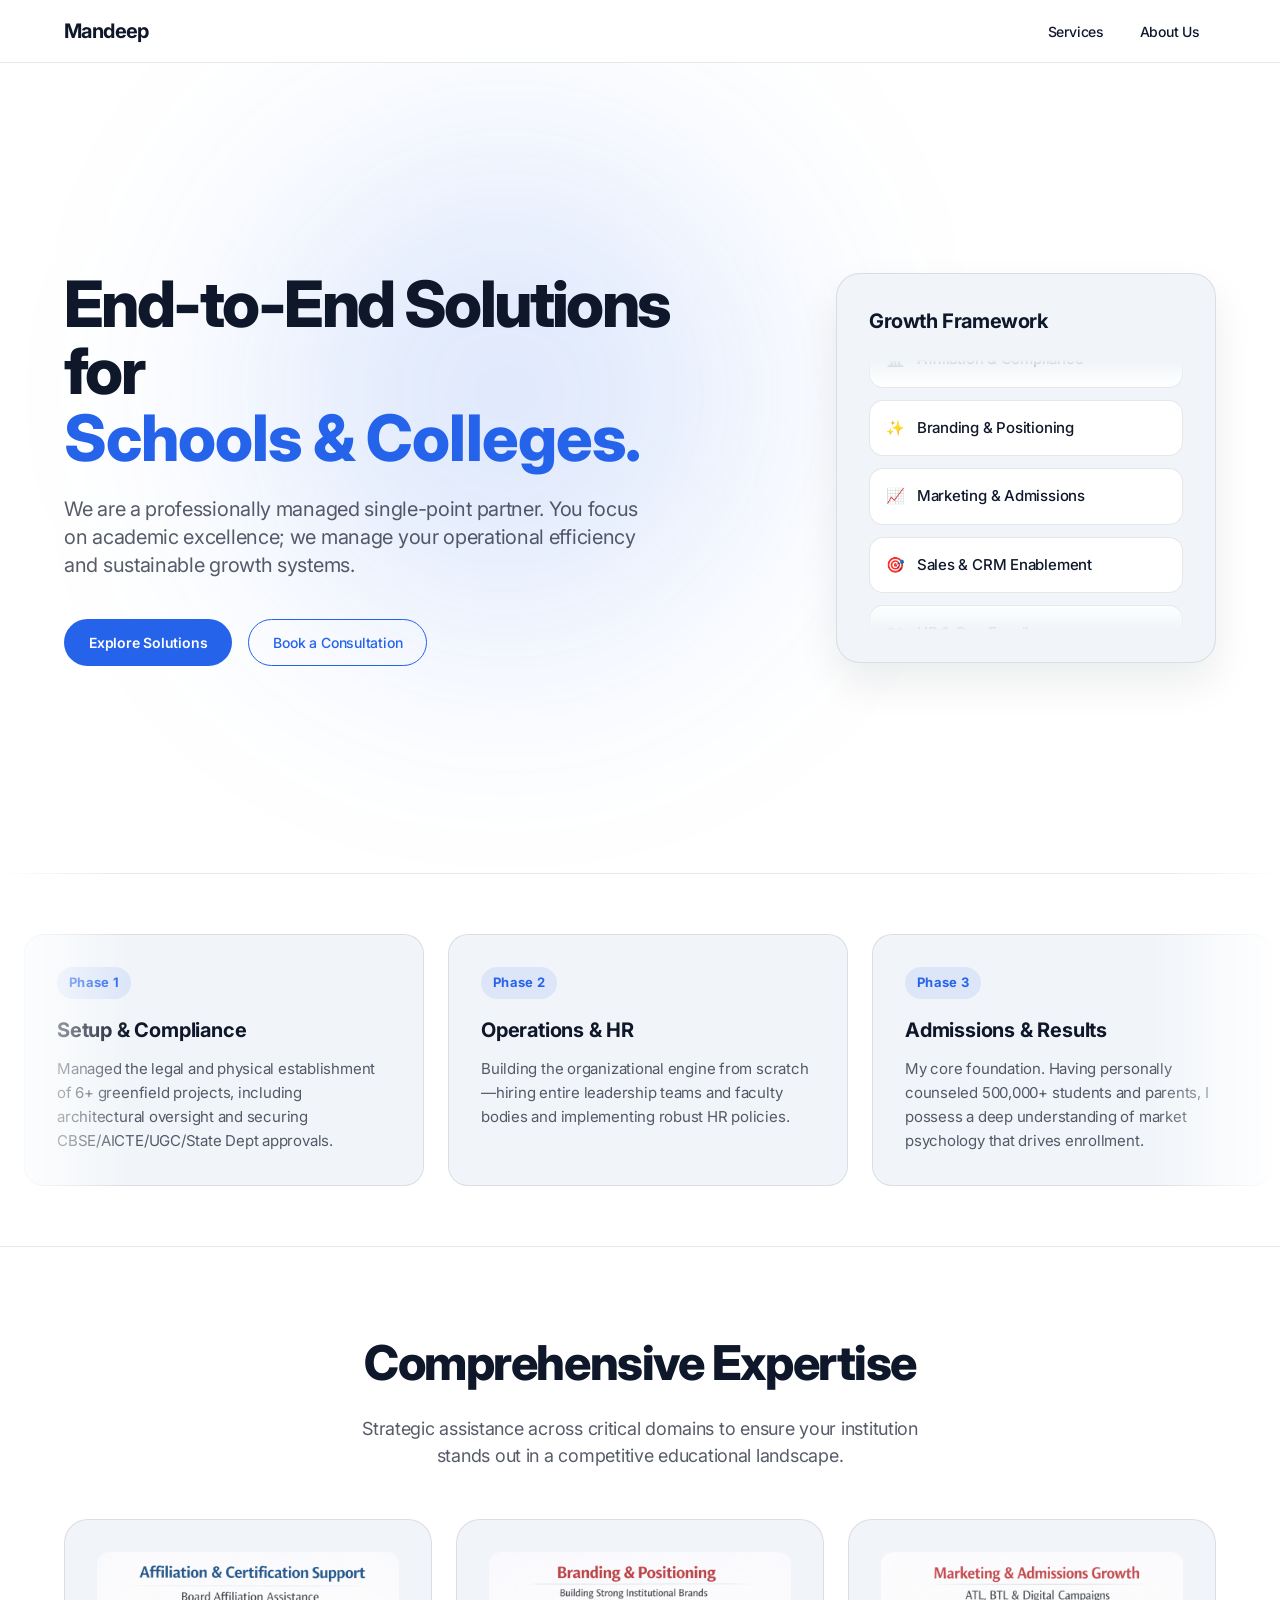
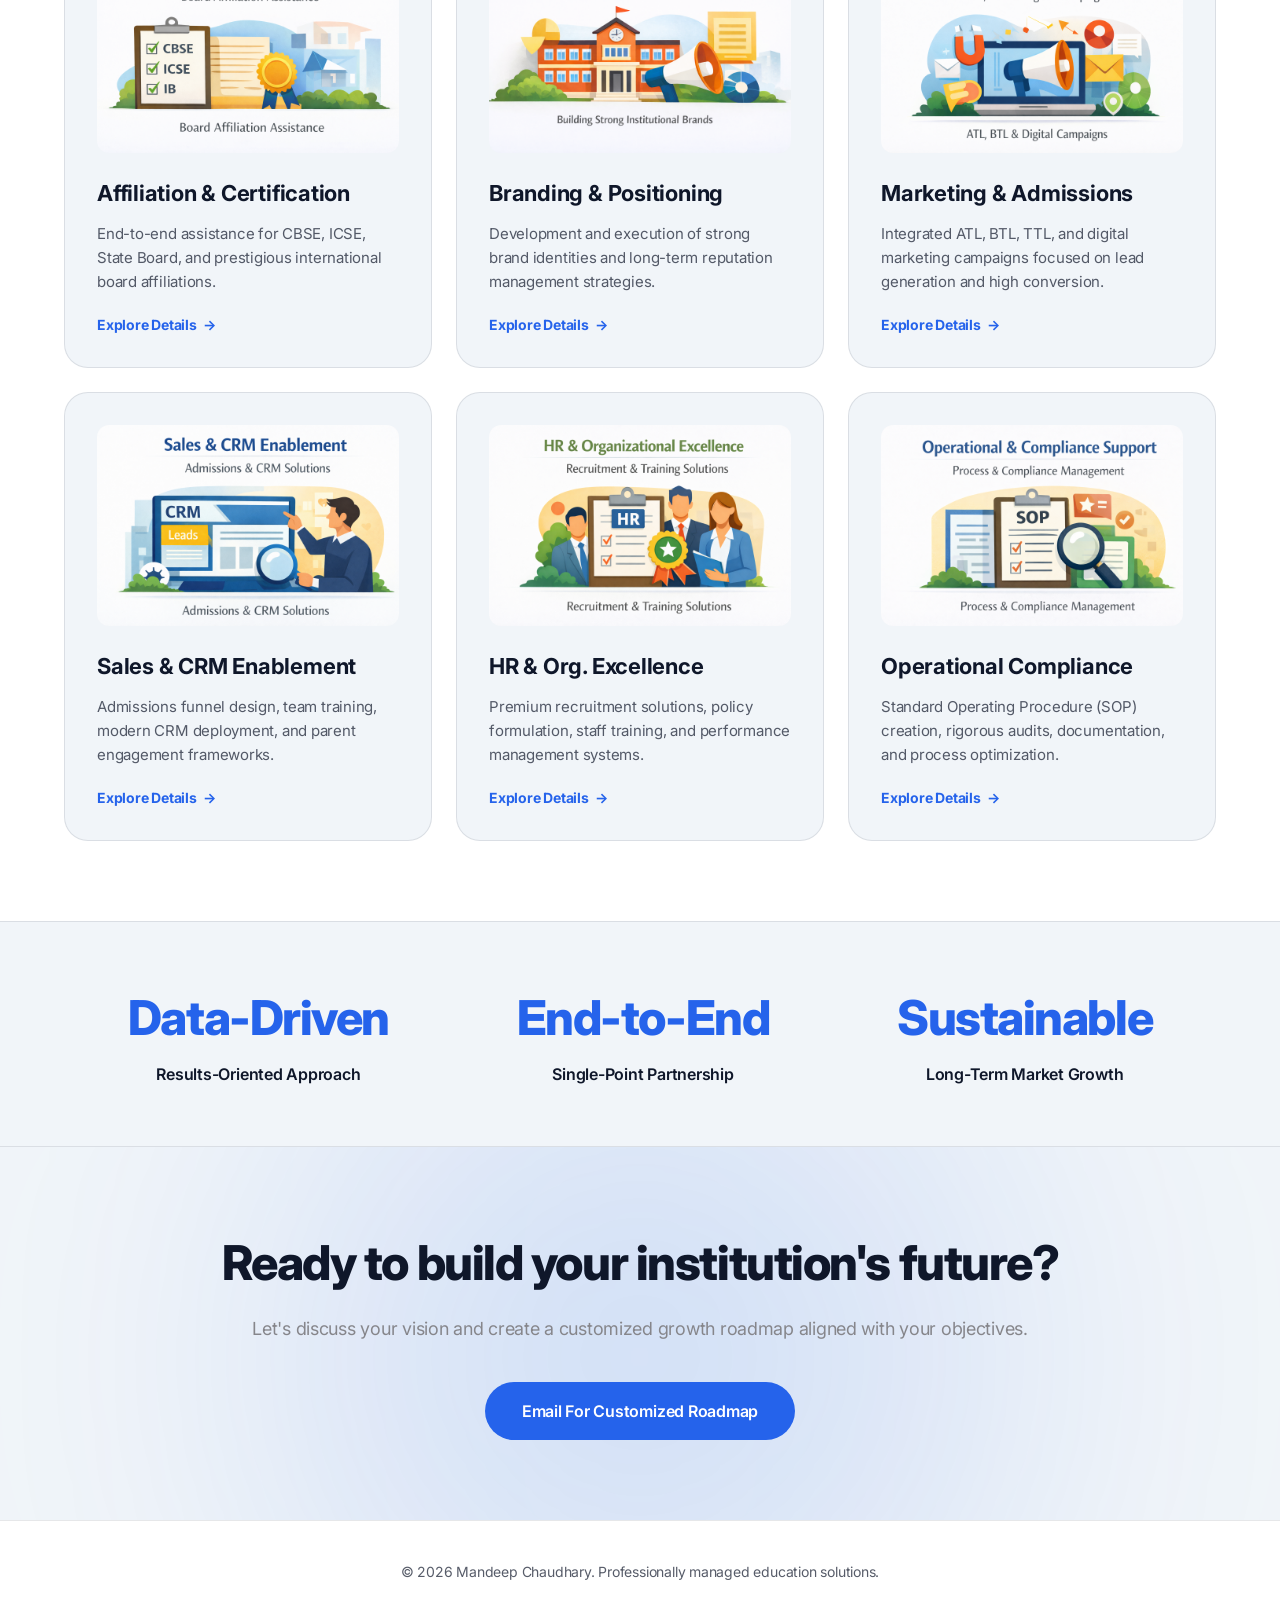
<file: index.html>
<!DOCTYPE html>
<html lang="en">
<head>
  <meta charset="UTF-8">
  <title>Mandeep | Education Consulting</title>
  <meta name="viewport" content="width=device-width, initial-scale=1.0">
  
  <link href="https://fonts.googleapis.com/css2?family=Inter:wght@400;500;600;700&display=swap" rel="stylesheet">
  
  <link rel="stylesheet" href="style.css">
</head>
<body>

<header class="navbar">
  <div class="logo">Mandeep</div>
  
  <button class="hamburger" id="hamburger">&#9776;</button>
  
  <nav id="nav-menu">
    <a href="#services">Services</a>
    <a href="about.html">About Us</a>
    <a href="https://wa.me/918571071072" class="btn mobile-only-btn">Partner With Us</a>
  </nav>
</header>

<section class="hero">
  <div class="hero-content">
    <h1>
      End-to-End Solutions for <br>
      <span>Schools & Colleges.</span>
    </h1>
    <p>
      We are a professionally managed single-point partner. You focus on academic excellence; we manage your operational efficiency and sustainable growth systems.
    </p>
    <div class="hero-buttons">
      <a href="#services" class="btn">Explore Solutions</a>
      <a href="#contact" class="btn-outline">Book a Consultation</a>
    </div>
  </div>

    <div class="hero-card">
    <h3>Growth Framework</h3>
    
    <div class="vertical-marquee-container">
      <div class="vertical-marquee-track">
        
        <a href="#service-affiliation" class="card-item">
          <div class="item-text"><span>🏛️</span> Affiliation & Compliance</div>
          <span class="arrow">→</span>
        </a>
        <a href="#service-branding" class="card-item">
          <div class="item-text"><span>✨</span> Branding & Positioning</div>
          <span class="arrow">→</span>
        </a>
        <a href="#service-marketing" class="card-item">
          <div class="item-text"><span>📈</span> Marketing & Admissions</div>
          <span class="arrow">→</span>
        </a>
        <a href="#service-sales" class="card-item">
          <div class="item-text"><span>🎯</span> Sales & CRM Enablement</div>
          <span class="arrow">→</span>
        </a>
        <a href="#service-hr" class="card-item">
          <div class="item-text"><span>👥</span> HR & Org. Excellence</div>
          <span class="arrow">→</span>
        </a>
        <a href="#service-compliance" class="card-item">
          <div class="item-text"><span>📋</span> Operational Compliance</div>
          <span class="arrow">→</span>
        </a>
        <a href="#contact" class="card-item highlight">
          <div class="item-text"><span>⚙️</span> Full Execution Partner</div>
          <span class="arrow">→</span>
        </a>

        <a href="#service-affiliation" class="card-item">
          <div class="item-text"><span>🏛️</span> Affiliation & Compliance</div>
          <span class="arrow">→</span>
        </a>
        <a href="#service-branding" class="card-item">
          <div class="item-text"><span>✨</span> Branding & Positioning</div>
          <span class="arrow">→</span>
        </a>
        <a href="#service-marketing" class="card-item">
          <div class="item-text"><span>📈</span> Marketing & Admissions</div>
          <span class="arrow">→</span>
        </a>
        <a href="#service-sales" class="card-item">
          <div class="item-text"><span>🎯</span> Sales & CRM Enablement</div>
          <span class="arrow">→</span>
        </a>
        <a href="#service-hr" class="card-item">
          <div class="item-text"><span>👥</span> HR & Org. Excellence</div>
          <span class="arrow">→</span>
        </a>
        <a href="#service-compliance" class="card-item">
          <div class="item-text"><span>📋</span> Operational Compliance</div>
          <span class="arrow">→</span>
        </a>
        <a href="#contact" class="card-item highlight">
          <div class="item-text"><span>⚙️</span> Full Execution Partner</div>
          <span class="arrow">→</span>
        </a>

      </div>
    </div>
  </div>
</section>

<section class="phases-marquee">
  <div class="marquee-track">
    
    <div class="phase-card">
      <div class="phase-badge">Phase 1</div>
      <h4>Setup & Compliance</h4>
      <p>Managed the legal and physical establishment of 6+ greenfield projects, including architectural oversight and securing CBSE/AICTE/UGC/State Dept approvals.</p>
    </div>
    
    <div class="phase-card">
      <div class="phase-badge">Phase 2</div>
      <h4>Operations & HR</h4>
      <p>Building the organizational engine from scratch—hiring entire leadership teams and faculty bodies and implementing robust HR policies.</p>
    </div>
    
    <div class="phase-card">
      <div class="phase-badge">Phase 3</div>
      <h4>Admissions & Results</h4>
      <p>My core foundation. Having personally counseled 500,000+ students and parents, I possess a deep understanding of market psychology that drives enrollment.</p>
    </div>
    
    <div class="phase-card">
      <div class="phase-badge">Phase 4</div>
      <h4>Revenue & Scale</h4>
      <p>Delivering high-converting admission systems and digital branding strategies that ensure Day-1 sustainability.</p>
    </div>

    <div class="phase-card">
      <div class="phase-badge">Phase 1</div>
      <h4>Setup & Compliance</h4>
      <p>Managed the legal and physical establishment of 6+ greenfield projects, including architectural oversight and securing CBSE/AICTE/UGC/State Dept approvals.</p>
    </div>
    
    <div class="phase-card">
      <div class="phase-badge">Phase 2</div>
      <h4>Operations & HR</h4>
      <p>Building the organizational engine from scratch—hiring entire leadership teams and faculty bodies and implementing robust HR policies.</p>
    </div>
    
    <div class="phase-card">
      <div class="phase-badge">Phase 3</div>
      <h4>Admissions & Results</h4>
      <p>My core foundation. Having personally counseled 500,000+ students and parents, I possess a deep understanding of market psychology that drives enrollment.</p>
    </div>
    
    <div class="phase-card">
      <div class="phase-badge">Phase 4</div>
      <h4>Revenue & Scale</h4>
      <p>Delivering high-converting admission systems and digital branding strategies that ensure Day-1 sustainability.</p>
    </div>

  </div>
</section>

<section id="services" class="services">
  <div class="section-header">
    <h2>Comprehensive Expertise</h2>
    <p>Strategic assistance across critical domains to ensure your institution stands out in a competitive educational landscape.</p>
  </div>

  <div class="grid">
    <div class="service" id="service-affiliation" data-modal="modal-affiliation">
      <img src="Images/work1.png" alt="Affiliation Support" class="service-image">
      <h3>Affiliation & Certification</h3>
      <p>End-to-end assistance for CBSE, ICSE, State Board, and prestigious international board affiliations.</p>
        <span class="read-more">Explore Details <span class="rm-arrow">&rarr;</span></span>
    </div>

    <div class="service" id="service-branding" data-modal="modal-branding">
      <img src="Images/work2.png" alt="Branding & Positioning" class="service-image">
      <h3>Branding & Positioning</h3>
      <p>Development and execution of strong brand identities and long-term reputation management strategies.</p>
      <span class="read-more">Explore Details <span class="rm-arrow">&rarr;</span></span>
    </div>

    <div class="service" id="service-marketing" data-modal="modal-marketing">
      <img src="Images/work3.png" alt="Marketing & Admissions" class="service-image">
      <h3>Marketing & Admissions</h3>
      <p>Integrated ATL, BTL, TTL, and digital marketing campaigns focused on lead generation and high conversion.</p>
      <span class="read-more">Explore Details <span class="rm-arrow">&rarr;</span></span>
    </div>

    <div class="service" id="service-sales" data-modal="modal-sales">
      <img src="Images/work4.png" alt="Sales & CRM" class="service-image">
      <h3>Sales & CRM Enablement</h3>
      <p>Admissions funnel design, team training, modern CRM deployment, and parent engagement frameworks.</p>
      <span class="read-more">Explore Details <span class="rm-arrow">&rarr;</span></span>
    </div>

    <div class="service" id="service-hr" data-modal="modal-hr">
      <img src="Images/work5.png" alt="HR & Organizational Excellence" class="service-image">
      <h3>HR & Org. Excellence</h3>
      <p>Premium recruitment solutions, policy formulation, staff training, and performance management systems.</p>
      <span class="read-more">Explore Details <span class="rm-arrow">&rarr;</span></span>
    </div>

    <div class="service" id="service-compliance" data-modal="modal-compliance">
      <img src="Images/work6.png" alt="Operational Compliance" class="service-image">
      <h3>Operational Compliance</h3>
      <p>Standard Operating Procedure (SOP) creation, rigorous audits, documentation, and process optimization.</p>
      <span class="read-more">Explore Details <span class="rm-arrow">&rarr;</span></span>
    </div>
  </div>
</section>

<section id="impact" class="stats">
  <div class="stat">
    <h2>Data-Driven</h2>
    <p>Results-Oriented Approach</p>
  </div>
  <div class="stat">
    <h2>End-to-End</h2>
    <p>Single-Point Partnership</p>
  </div>
  <div class="stat">
    <h2>Sustainable</h2>
    <p>Long-Term Market Growth</p>
  </div>
</section>

<section id="contact" class="cta">
  <div class="cta-content">
    <h2>Ready to build your institution's future?</h2>
    <p style="color: #86868b; margin-bottom: 30px; font-size: 18px;">Let's discuss your vision and create a customized growth roadmap aligned with your objectives.</p>
    <a href="mailto:Suraj140602@gmail.com" class="btn">Email For Customized Roadmap</a>
  </div>
</section>

<footer>
  <p>© 2026 Mandeep Chaudhary. Professionally managed education solutions.</p>
</footer>

<div id="modal-affiliation" class="modal-overlay">
  <div class="modal-content">
    <button class="modal-close">&times;</button>
    
    <div class="modal-header">
      <h2>Affiliation Support & Certification</h2>
      <p>We provide comprehensive, end-to-end guidance for obtaining and maintaining school affiliations with leading educational boards, including CBSE, ICSE, State Boards, and internationally recognized boards such as Cambridge Assessment International Education and International Baccalaureate.</p>
      <p>Our services are designed to simplify the complex affiliation process while ensuring full compliance with all regulatory requirements.</p>
    </div>

    <div class="modal-body">
      <h3>What We Offer</h3>
      
      <div class="modal-features-grid">
        <div class="modal-feature">
          <h4>1. Documentation & Application</h4>
          <p>We assist in preparing and reviewing all necessary documents, including trust/society registration, land certificates, building safety, and NOCs. Our team ensures your application meets board-specific criteria for faster approvals.</p>
        </div>
        <div class="modal-feature">
          <h4>2. Infrastructure & Compliance</h4>
          <p>Guidance on meeting mandatory infrastructure norms such as classroom size, laboratories, libraries, sports facilities, and safety standards. We help align your campus with board regulations from the start.</p>
        </div>
        <div class="modal-feature">
          <h4>3. Policy & Academic Framework</h4>
          <p>We support the development of school policies, curriculum planning, assessment structures, and academic calendars as per the chosen board’s guidelines.</p>
        </div>
        <div class="modal-feature">
          <h4>4. Inspection & Audit Prep</h4>
          <p>Get fully prepared for board inspections with mock audits, checklist validation, and expert recommendations to address gaps before official visits.</p>
        </div>
        <div class="modal-feature">
          <h4>5. Staff Recruitment & Training</h4>
          <p>Advisory on hiring qualified teaching and administrative staff, along with training aligned to board expectations and modern pedagogy.</p>
        </div>
        <div class="modal-feature">
          <h4>6. Digital Systems & Records</h4>
          <p>Implementation of ERP systems, student data management, and compliance tracking tools required by boards.</p>
        </div>
        <div class="modal-feature">
          <h4>7. Renewal & Upgradation</h4>
          <p>Ongoing support for renewal processes, extension of affiliation, or upgrading school levels (e.g., from primary to senior secondary).</p>
        </div>
      </div>

      <div class="modal-footer-box">
        <h3>Why Choose Us</h3>
        <ul>
          <li><span>✓</span> Deep understanding of multi-board affiliation processes</li>
          <li><span>✓</span> Faster, error-free application handling</li>
          <li><span>✓</span> End-to-end support from planning to approval</li>
          <li><span>✓</span> Continuous compliance and advisory services</li>
        </ul>
      </div>
    </div>
  </div>
</div>

<div id="modal-branding" class="modal-overlay">
  <div class="modal-content">
    <button class="modal-close">&times;</button>
    
    <div class="modal-header">
      <h2>Branding & Positioning</h2>
      <p>We help educational institutions build a powerful, distinctive brand identity and position themselves strategically in a competitive landscape. From defining your school’s core values to shaping public perception, we create a strong foundation for long-term reputation and growth.</p>
    </div>

    <div class="modal-body">
      <h3>What We Offer</h3>
      
      <div class="modal-features-grid">
        <div class="modal-feature">
          <h4>1. Brand Identity Development</h4>
          <p>Creation of a cohesive brand identity including logo, color palette, typography, tagline, and visual language that reflects your institution’s vision and values.</p>
        </div>
        <div class="modal-feature">
          <h4>2. Brand Strategy & Positioning</h4>
          <p>We define your unique value proposition (UVP), target audience, and market positioning to differentiate your school from competitors and attract the right students and parents.</p>
        </div>
        <div class="modal-feature">
          <h4>3. Messaging & Communication</h4>
          <p>Development of consistent messaging across all platforms—website, brochures, social media, and advertisements—to ensure clarity and impact.</p>
        </div>
        <div class="modal-feature">
          <h4>4. Reputation Management</h4>
          <p>Monitoring and enhancing your school’s public image through reviews, parent engagement strategies, PR activities, and crisis communication planning.</p>
        </div>
        <div class="modal-feature">
          <h4>5. Digital Branding</h4>
          <p>Establishing a strong online presence through website branding, social media aesthetics, and content strategy aligned with your identity.</p>
        </div>
        <div class="modal-feature">
          <h4>6. Marketing Collateral Design</h4>
          <p>Design of brochures, admission kits, prospectuses, banners, and other materials that maintain brand consistency and professionalism.</p>
        </div>
        <div class="modal-feature">
          <h4>7. Brand Audit & Revamp</h4>
          <p>Evaluation of your existing brand and strategic redesign to modernize your image and improve market relevance.</p>
        </div>
      </div>

      <div class="modal-footer-box">
        <h3>Why It Matters</h3>
        <ul>
          <li><span>✓</span> Builds trust and credibility among parents and stakeholders</li>
          <li><span>✓</span> Creates a strong emotional connection with your audience</li>
          <li><span>✓</span> Enhances visibility and recall in a crowded market</li>
          <li><span>✓</span> Supports long-term growth and admissions success</li>
        </ul>
      </div>
    </div>
  </div>
</div>

<div id="modal-marketing" class="modal-overlay">
  <div class="modal-content">
    <button class="modal-close">&times;</button>
    
    <div class="modal-header">
      <h2>Marketing & Admissions</h2>
      <p>We design and execute integrated marketing strategies that drive visibility, generate high-quality leads, and maximize student admissions. By combining ATL, BTL, TTL, and digital channels, we ensure consistent messaging and measurable results across every touchpoint.</p>
    </div>

    <div class="modal-body">
      <h3>What We Offer</h3>
      
      <div class="modal-features-grid">
        <div class="modal-feature">
          <h4>1. Integrated Campaign Strategy (ATL / BTL / TTL)</h4>
          <p>End-to-end planning and execution of Above-the-Line (mass media), Below-the-Line (on-ground), and Through-the-Line (integrated) campaigns for maximum reach and impact.</p>
        </div>
        <div class="modal-feature">
          <h4>2. Lead Gen & Funnel Optimization</h4>
          <p>Creation of high-converting lead funnels—from awareness to inquiry to enrollment—using data-driven strategies and automation tools.</p>
        </div>
        <div class="modal-feature">
          <h4>3. Digital Marketing Excellence</h4>
          <p>Targeted campaigns across search engines, social media, and display platforms to reach the right audience at the right time with compelling creatives.</p>
        </div>
        <div class="modal-feature">
          <h4>4. Admissions Campaign Management</h4>
          <p>Strategic planning of admission cycles, including launch campaigns, open house promotions, and seasonal marketing pushes.</p>
        </div>
        <div class="modal-feature">
          <h4>5. Performance Marketing & Analytics</h4>
          <p>Continuous tracking of campaign performance with KPIs like cost per lead (CPL), conversion rates, and ROI—ensuring optimized spending and better results.</p>
        </div>
        <div class="modal-feature">
          <h4>6. Content & Creative Strategy</h4>
          <p>Development of engaging content—videos, ad creatives, landing pages, and storytelling—that resonates with parents and students.</p>
        </div>
        <div class="modal-feature">
          <h4>7. On-ground Activations & Outreach</h4>
          <p>Execution of events, school fairs, seminars, and local outreach programs to build trust and direct engagement with prospective families.</p>
        </div>
      </div>

      <div class="modal-footer-box">
        <h3>Why It Works</h3>
        <ul>
          <li><span>✓</span> Ensures consistent brand presence across all channels</li>
          <li><span>✓</span> Generates high-intent, quality leads</li>
          <li><span>✓</span> Improves conversion rates and reduces acquisition costs</li>
          <li><span>✓</span> Aligns marketing efforts directly with admissions goals</li>
        </ul>
      </div>
    </div>
  </div>
</div>

<div id="modal-sales" class="modal-overlay">
  <div class="modal-content">
    <button class="modal-close">&times;</button>
    
    <div class="modal-header">
      <h2>Sales & CRM Enablement</h2>
      <p>We empower your admissions team with the right strategies, tools, and processes to convert inquiries into enrollments efficiently. By combining structured sales funnels, advanced CRM systems, and parent engagement frameworks, we ensure a seamless and high-conversion admissions journey.</p>
    </div>

    <div class="modal-body">
      <h3>What We Offer</h3>
      
      <div class="modal-features-grid">
        <div class="modal-feature">
          <h4>1. Admissions Funnel Design & Optimization</h4>
          <p>We design a clear, data-driven admissions funnel—from inquiry to enrollment—identifying drop-off points and optimizing each stage for higher conversions.</p>
        </div>
        <div class="modal-feature">
          <h4>2. CRM Selection & Deployment</h4>
          <p>Implementation of modern CRM systems tailored for schools, enabling centralized lead management, automated follow-ups, and real-time tracking of admissions data.</p>
        </div>
        <div class="modal-feature">
          <h4>3. Sales Team Training & Playbooks</h4>
          <p>Comprehensive training programs for admissions counselors, including scripts, objection handling, follow-up strategies, and conversion techniques.</p>
        </div>
        <div class="modal-feature">
          <h4>4. Lead Management & Automation</h4>
          <p>Streamlining lead capture, nurturing, and segmentation through automation workflows—ensuring no inquiry is missed or delayed.</p>
        </div>
        <div class="modal-feature">
          <h4>5. Parent Engagement Frameworks</h4>
          <p>Structured communication strategies including personalized emails, WhatsApp updates, campus visit experiences, and post-inquiry engagement to build trust.</p>
        </div>
        <div class="modal-feature">
          <h4>6. Conversion Tracking & Reporting</h4>
          <p>Setup of dashboards and reporting systems to monitor key metrics such as inquiry-to-visit ratio, visit-to-admission rate, and counselor performance.</p>
        </div>
        <div class="modal-feature">
          <h4>7. Retention & Relationship Management</h4>
          <p>Ongoing engagement strategies to strengthen relationships with enrolled families, encouraging referrals and long-term loyalty.</p>
        </div>
      </div>

      <div class="modal-footer-box">
        <h3>Why It Matters</h3>
        <ul>
          <li><span>✓</span> Improves inquiry-to-admission conversion rates</li>
          <li><span>✓</span> Reduces response time and lead leakage</li>
          <li><span>✓</span> Enhances parent experience and trust</li>
          <li><span>✓</span> Brings transparency and accountability to admissions teams</li>
        </ul>
      </div>
    </div>
  </div>
</div>

<div id="modal-hr" class="modal-overlay">
  <div class="modal-content">
    <button class="modal-close">&times;</button>
    
    <div class="modal-header">
      <h2>HR & Organizational Excellence</h2>
      <p>We help educational institutions build high-performing teams and strong organizational structures that drive long-term success. From hiring the right talent to implementing effective policies and performance systems, we ensure your school operates with efficiency, clarity, and excellence.</p>
    </div>

    <div class="modal-body">
      <h3>What We Offer</h3>
      
      <div class="modal-features-grid">
        <div class="modal-feature">
          <h4>1. Premium Recruitment Solutions</h4>
          <p>End-to-end hiring support for academic and administrative roles, including talent sourcing, screening, interviews, and onboarding of high-quality educators and staff.</p>
        </div>
        <div class="modal-feature">
          <h4>2. HR Policy Development & Compliance</h4>
          <p>Design and implementation of comprehensive HR policies covering recruitment, code of conduct, compensation, leave structures, and statutory compliance.</p>
        </div>
        <div class="modal-feature">
          <h4>3. Staff Training & Professional Development</h4>
          <p>Continuous training programs for teachers and staff focused on modern pedagogy, leadership skills, classroom management, and institutional growth.</p>
        </div>
        <div class="modal-feature">
          <h4>4. Performance Management Systems (PMS)</h4>
          <p>Development of structured appraisal systems with KPIs, goal-setting frameworks, and regular performance reviews to ensure accountability and growth.</p>
        </div>
        <div class="modal-feature">
          <h4>5. Organizational Structure & Role Clarity</h4>
          <p>Design of clear hierarchies, job descriptions, and reporting structures to improve efficiency and reduce operational confusion.</p>
        </div>
        <div class="modal-feature">
          <h4>6. Employee Engagement & Retention Strategies</h4>
          <p>Initiatives to boost morale, satisfaction, and retention through recognition programs, feedback systems, and a positive work culture.</p>
        </div>
        <div class="modal-feature">
          <h4>7. Leadership Development & Succession Planning</h4>
          <p>Identifying and nurturing future leaders within the institution to ensure continuity and long-term stability.</p>
        </div>
      </div>

      <div class="modal-footer-box">
        <h3>Why It Matters</h3>
        <ul>
          <li><span>✓</span> Attracts and retains high-quality educators</li>
          <li><span>✓</span> Builds a strong, motivated, and aligned workforce</li>
          <li><span>✓</span> Improves operational efficiency and accountability</li>
          <li><span>✓</span> Creates a positive institutional culture that drives results</li>
        </ul>
      </div>
    </div>
  </div>
</div>

<div id="modal-compliance" class="modal-overlay">
  <div class="modal-content">
    <button class="modal-close">&times;</button>
    
    <div class="modal-header">
      <h2>Operational Compliance</h2>
      <p>We ensure your institution operates with complete regulatory compliance, structured processes, and operational efficiency. Through well-defined SOPs, audits, and continuous optimization, we help minimize risks while maintaining the highest standards of governance and quality.</p>
    </div>

    <div class="modal-body">
      <h3>What We Offer</h3>
      
      <div class="modal-features-grid">
        <div class="modal-feature">
          <h4>1. SOP Development & Implementation</h4>
          <p>Creation of clear, structured Standard Operating Procedures across all departments—academics, administration, finance, transport, and safety—to ensure consistency and accountability.</p>
        </div>
        <div class="modal-feature">
          <h4>2. Regulatory Compliance Management</h4>
          <p>Guidance and monitoring to ensure adherence to board regulations, government norms, safety standards, and statutory requirements.</p>
        </div>
        <div class="modal-feature">
          <h4>3. Internal Audits & Quality Checks</h4>
          <p>Regular audits to evaluate operational efficiency, identify gaps, and ensure processes are aligned with best practices and compliance standards.</p>
        </div>
        <div class="modal-feature">
          <h4>4. Documentation & Record Management</h4>
          <p>Establishing robust systems for maintaining accurate records, reports, and documentation required for inspections, audits, and day-to-day operations.</p>
        </div>
        <div class="modal-feature">
          <h4>5. Process Optimization & Automation</h4>
          <p>Analyzing existing workflows and redesigning them for improved efficiency, reduced redundancy, and better resource utilization—often supported by digital tools.</p>
        </div>
        <div class="modal-feature">
          <h4>6. Risk Assessment & Mitigation</h4>
          <p>Identifying potential operational risks and implementing preventive measures to ensure smooth, uninterrupted functioning.</p>
        </div>
        <div class="modal-feature">
          <h4>7. Continuous Monitoring & Improvement</h4>
          <p>Ongoing evaluation of processes with periodic updates to maintain compliance and adapt to changing regulations or institutional needs.</p>
        </div>
      </div>

      <div class="modal-footer-box">
        <h3>Why It Matters</h3>
        <ul>
          <li><span>✓</span> Ensures full compliance with regulatory authorities</li>
          <li><span>✓</span> Reduces operational risks and errors</li>
          <li><span>✓</span> Improves efficiency and accountability across departments</li>
          <li><span>✓</span> Prepares the institution for inspections and long-term sustainability</li>
        </ul>
      </div>
    </div>
  </div>
</div>

<script src="script.js"></script>

</body>
</html>
</file>
<file: style.css>
/* =========================================
   PREMIUM LIGHT THEME (SLATE & ROYAL BLUE)
========================================= */

:root {
  /* COLOR PALETTE PROVIDED */
  --bg-main: #FFFFFF;         /* background */
  --bg-section: #F1F5F9;      /* section */
  --primary: #2563EB;         /* primary blue */
  --primary-hover: #1E40AF;   /* hover */
  --text-main: #0F172A;       /* text */
  
  /* DERIVED VARIABLES FOR UI ELEMENTS */
  --text-muted: rgba(15, 23, 42, 0.7);
  --border-color: rgba(15, 23, 42, 0.1);
  --glass: rgba(255, 255, 255, 0.85);
  --glow: rgba(37, 99, 235, 0.15);
}

* {
  margin: 0;
  padding: 0;
  box-sizing: border-box;
  font-family: 'Inter', -apple-system, BlinkMacSystemFont, sans-serif;
  letter-spacing: -0.015em;
}

/* ABSOLUTE LAYOUT RESET */
html, body {
  margin: 0;
  padding: 0;
  width: 100%;
  height: auto; 
  min-height: 100%;
}

html {
  overflow-x: hidden;
  scroll-behavior: smooth;
}

body {
  background-color: var(--bg-main);
  color: var(--text-main);
  line-height: 1.5;
  -webkit-font-smoothing: antialiased;
  overflow: visible; 
  position: relative;
  overflow-x: hidden; 
  overflow-y: visible;
}

/* NAVBAR - FROSTED GLASS */
.navbar {
  position: sticky;
  top: 0;
  z-index: 100;
  display: flex;
  justify-content: space-between;
  padding: 16px 5%;
  align-items: center;
  background: var(--glass);
  backdrop-filter: saturate(180%) blur(20px);
  -webkit-backdrop-filter: saturate(180%) blur(20px);
  border-bottom: 1px solid var(--border-color);
}

.navbar a {
  color: var(--text-main);
  margin: 0 16px;
  text-decoration: none;
  font-weight: 500;
  font-size: 14px;
  transition: color 0.2s ease;
}

.navbar a:hover {
  color: var(--primary);
}

.logo {
  font-weight: 700;
  font-size: 20px;
  color: var(--text-main);
  letter-spacing: -0.03em;
}

/* PREMIUM BUTTONS */
.btn {
  background: var(--primary);
  color: #FFFFFF;
  padding: 12px 24px;
  border-radius: 999px;
  text-decoration: none;
  font-weight: 600;
  font-size: 14px;
  transition: all 0.3s ease;
  display: inline-block;
  border: 1px solid transparent;
}

.btn:hover {
  background: var(--primary-hover);
  transform: scale(1.02);
  box-shadow: 0 4px 15px var(--glow);
}

.btn-outline {
  background: transparent;
  border: 1px solid var(--primary);
  color: var(--primary);
  padding: 12px 24px;
  border-radius: 999px;
  text-decoration: none;
  font-weight: 500;
  font-size: 14px;
  transition: all 0.3s ease;
}

.btn-outline:hover {
  background: var(--bg-section);
  border-color: var(--primary-hover);
  color: var(--primary-hover);
}

/* HERO SECTION */
.hero {
  display: flex;
  justify-content: space-between;
  padding: 120px 5%;
  align-items: center;
  min-height: 90vh;
  position: relative;
  background-color: var(--bg-main);
}

.hero::before {
  content: '';
  position: absolute;
  top: 10%;
  left: 20%;
  width: 500px;
  height: 500px;
  background: var(--glow);
  filter: blur(120px);
  border-radius: 50%;
  z-index: 0;
  pointer-events: none;
}

.hero-content {
  position: relative;
  z-index: 1;
  max-width: 650px;
}

.hero h1 {
  font-size: 64px;
  font-weight: 800;
  line-height: 1.05;
  letter-spacing: -0.04em;
  margin-bottom: 24px;
  color: var(--text-main);
}

.hero h1 span {
  color: var(--primary);
}

.hero p {
  font-size: 20px;
  color: var(--text-muted);
  margin-bottom: 40px;
  max-width: 90%;
  line-height: 1.4;
}

.hero-buttons {
  display: flex;
  gap: 16px;
}

/* HERO CARD (Interactive Menu) */
.hero-card {
  position: relative;
  z-index: 1;
  background: var(--bg-section);
  padding: 32px;
  border-radius: 24px;
  width: 380px;
  border: 1px solid var(--border-color);
  box-shadow: 0 20px 40px rgba(15, 23, 42, 0.08);
}

.hero-card h3 {
  font-size: 20px;
  font-weight: 700;
  color: var(--text-main);
  margin-bottom: 24px;
  letter-spacing: -0.02em;
}

.card-item {
  padding: 16px;
  margin-bottom: 12px;
  background: var(--bg-main);
  border: 1px solid var(--border-color);
  border-radius: 14px;
  color: var(--text-main);
  font-size: 15px;
  font-weight: 500;
  display: flex;
  align-items: center;
  justify-content: space-between;
  text-decoration: none;
  cursor: pointer;
  transition: all 0.3s ease;
}

.card-item .item-text {
  display: flex;
  align-items: center;
  gap: 12px;
}

.card-item .arrow {
  opacity: 0;
  transform: translateX(-10px);
  transition: all 0.3s cubic-bezier(0.16, 1, 0.3, 1);
  color: var(--primary);
  font-weight: 700;
}

.card-item:hover {
  background: #FFFFFF;
  transform: translateY(-2px);
  border-color: var(--primary);
  box-shadow: 0 4px 12px var(--glow);
}

.card-item:hover .arrow {
  opacity: 1;
  transform: translateX(0);
}

.highlight {
  background: rgba(37, 99, 235, 0.05);
  border-color: var(--primary);
  color: var(--primary);
}

/* VERTICAL MARQUEE */
.vertical-marquee-container {
  height: 270px; 
  overflow-y: auto;
  scroll-behavior: auto;
  position: relative;
  -webkit-mask-image: linear-gradient(to bottom, transparent 0%, black 10%, black 90%, transparent 100%);
  mask-image: linear-gradient(to bottom, transparent 0%, black 10%, black 90%, transparent 100%);
  scrollbar-width: none;
  -ms-overflow-style: none;
}

.vertical-marquee-container::-webkit-scrollbar {
  display: none; 
}

.vertical-marquee-track {
  display: flex;
  flex-direction: column;
}

/* SERVICES GRID */
.services {
  padding: 80px 5%;
  background: var(--bg-main);
  border-top: 1px solid var(--border-color);
}

.section-header {
  text-align: center;
  margin-bottom: 50px;
}

.section-header h2 {
  font-size: 48px;
  font-weight: 800;
  color: var(--text-main);
  letter-spacing: -0.03em;
  margin-bottom: 16px;
}

.section-header p {
  font-size: 18px;
  color: var(--text-muted);
  max-width: 600px;
  margin: 0 auto;
}

.grid {
  display: grid;
  grid-template-columns: repeat(auto-fit, minmax(320px, 1fr));
  gap: 24px;
}

/* SERVICE CARDS */
.service {
  background: var(--bg-section);
  padding: 32px;
  border-radius: 24px;
  border: 1px solid var(--border-color);
  transition: all 0.4s cubic-bezier(0.16, 1, 0.3, 1);
  position: relative;
  display: flex;
  flex-direction: column;
  cursor: pointer;
  scroll-margin-top: 100px;
}

.service:hover {
  background: var(--bg-main);
  border-color: var(--primary);
  transform: translateY(-6px);
  box-shadow: 0 20px 40px var(--glow);
}

.service-image {
  width: 100%;
  height: auto;
  border-radius: 12px;
  margin-bottom: 24px;
  object-fit: cover;
  transition: all 0.4s ease;
}

.service h3 {
  font-size: 22px;
  font-weight: 700;
  color: var(--text-main);
  margin-bottom: 12px;
  letter-spacing: -0.01em;
}

.service p {
  color: var(--text-muted);
  font-size: 15px;
  line-height: 1.6;
}

/* READ MORE LINK */
.read-more {
  margin-top: auto; 
  padding-top: 20px;
  color: var(--primary);
  font-size: 14px;
  font-weight: 700;
  display: inline-flex;
  align-items: center;
  transition: all 0.3s ease;
}

.rm-arrow {
  margin-left: 6px;
  transition: transform 0.3s cubic-bezier(0.16, 1, 0.3, 1);
}

.service:hover .rm-arrow {
  transform: translateX(6px);
}

/* STATS SECTION */
.stats {
  display: flex;
  justify-content: space-around;
  padding: 60px 5%;
  background: var(--bg-section);
  border-top: 1px solid var(--border-color);
  border-bottom: 1px solid var(--border-color);
}

.stat {
  text-align: center;
}

.stat h2 {
  font-size: 48px;
  font-weight: 800;
  color: var(--primary);
  margin-bottom: 8px;
  letter-spacing: -0.03em;
}

.stat p {
  color: var(--text-main);
  font-size: 16px;
  font-weight: 600;
}

/* CTA SECTION */
.cta {
  text-align: center;
  padding: 80px 5%;
  background: var(--bg-section);
  position: relative;
  overflow: hidden;
}

.cta::before {
  content: '';
  position: absolute;
  bottom: -50%;
  left: 50%;
  transform: translateX(-50%);
  width: 700px;
  height: 700px;
  background: var(--glow);
  filter: blur(150px);
  border-radius: 50%;
  z-index: 0;
  pointer-events: none;
}

.cta-content {
  position: relative;
  z-index: 1;
}

.cta h2 {
  font-size: 48px;
  font-weight: 800;
  color: var(--text-main);
  margin-bottom: 16px;
  letter-spacing: -0.03em;
}

.cta .btn {
  background: var(--primary);
  color: #FFFFFF;
  padding: 16px 36px;
  font-size: 16px;
  margin-top: 10px;
}

/* FOOTER */
footer {
  text-align: center;
  padding: 40px 5%;
  color: var(--text-muted);
  background: var(--bg-main);
  font-size: 14px;
  border-top: 1px solid var(--border-color);
}

/* INFINITE PHASES MARQUEE */
.phases-marquee {
  padding: 60px 0;
  background: var(--bg-main);
  border-top: 1px solid var(--border-color);
  overflow: hidden;
  position: relative;
  display: flex;
  -webkit-mask-image: linear-gradient(to right, transparent, black 10%, black 90%, transparent);
  mask-image: linear-gradient(to right, transparent, black 10%, black 90%, transparent);
}

.marquee-track {
  display: flex;
  gap: 24px;
  width: max-content;
  animation: scrollMarquee 40s linear infinite;
  padding-left: 24px;
}

.marquee-track:hover {
  animation-play-state: paused;
}

.phase-card {
  background: var(--bg-section);
  border: 1px solid var(--border-color);
  border-radius: 20px;
  padding: 32px;
  width: 400px;
  flex-shrink: 0;
  transition: background 0.3s ease;
}

.phase-card:hover {
  background: var(--bg-main);
  border-color: var(--primary);
  box-shadow: 0 10px 30px var(--glow);
}

.phase-badge {
  display: inline-block;
  background: rgba(37, 99, 235, 0.1);
  color: var(--primary);
  padding: 6px 12px;
  border-radius: 999px;
  font-size: 13px;
  font-weight: 700;
  margin-bottom: 16px;
  letter-spacing: 0.02em;
}

.phase-card h4 {
  font-size: 20px;
  font-weight: 700;
  color: var(--text-main);
  margin-bottom: 12px;
  letter-spacing: -0.01em;
}

.phase-card p {
  color: var(--text-muted);
  font-size: 15px;
  line-height: 1.6;
}

@keyframes scrollMarquee {
  0% { transform: translateX(0); }
  100% { transform: translateX(calc(-50% - 12px)); }
}

/* TIMELINE (ABOUT PAGE) */
.timeline {
  max-width: 800px;
  margin: 0 auto;
  position: relative;
  padding: 20px 0;
}

.timeline::before {
  content: '';
  position: absolute;
  top: 0;
  left: 20px;
  height: 100%;
  width: 2px;
  background: var(--border-color);
}

.timeline-item {
  position: relative;
  margin-bottom: 40px;
  padding-left: 60px;
}

.timeline-dot {
  position: absolute;
  left: 13px;
  top: 32px;
  width: 16px;
  height: 16px;
  background: var(--bg-main);
  border: 2px solid var(--primary);
  border-radius: 50%;
  box-shadow: 0 0 10px rgba(37, 99, 235, 0.2);
  z-index: 2;
  transition: all 0.3s ease;
}

.timeline-item:hover .timeline-dot {
  background: var(--primary);
  box-shadow: 0 0 20px rgba(37, 99, 235, 0.4);
}

.timeline-content.service {
  padding: 24px 32px;
}

.timeline-content.service:hover {
  transform: translateX(6px) translateY(0); 
}

/* MODAL (POP-UP) STYLES */
.modal-overlay {
  position: fixed;
  top: 0;
  left: 0;
  width: 100%;
  height: 100vh;
  background: rgba(15, 23, 42, 0.6);
  backdrop-filter: blur(10px);
  -webkit-backdrop-filter: blur(10px);
  z-index: 1000;
  display: flex;
  justify-content: center;
  align-items: center;
  opacity: 0;
  visibility: hidden;
  transition: all 0.4s cubic-bezier(0.16, 1, 0.3, 1);
}

.modal-overlay.active {
  opacity: 1;
  visibility: visible;
}

.modal-content {
  background: var(--bg-main);
  border: 1px solid var(--border-color);
  border-radius: 24px;
  width: 90%;
  max-width: 800px;
  max-height: 85vh;
  overflow-y: auto;
  position: relative;
  padding: 40px;
  transform: scale(0.95) translateY(20px);
  transition: all 0.4s cubic-bezier(0.16, 1, 0.3, 1);
  box-shadow: 0 30px 60px rgba(15, 23, 42, 0.15);
}

.modal-overlay.active .modal-content {
  transform: scale(1) translateY(0);
}

.modal-content::-webkit-scrollbar {
  width: 8px;
}
.modal-content::-webkit-scrollbar-track {
  background: transparent;
}
.modal-content::-webkit-scrollbar-thumb {
  background: var(--border-color);
  border-radius: 10px;
}

.modal-close {
  position: absolute;
  top: 24px;
  right: 24px;
  background: var(--bg-section);
  border: 1px solid var(--border-color);
  color: var(--text-main);
  width: 36px;
  height: 36px;
  border-radius: 50%;
  font-size: 20px;
  cursor: pointer;
  display: flex;
  justify-content: center;
  align-items: center;
  transition: all 0.3s ease;
}

.modal-close:hover {
  background: var(--border-color);
  transform: scale(1.1);
}

.modal-header {
  margin-bottom: 40px;
  padding-bottom: 30px;
  border-bottom: 1px solid var(--border-color);
}

.modal-header h2 {
  font-size: 32px;
  color: var(--text-main);
  font-weight: 800;
  margin-bottom: 16px;
  letter-spacing: -0.02em;
}

.modal-header p {
  color: var(--text-muted);
  font-size: 16px;
  line-height: 1.6;
  margin-bottom: 12px;
}

.modal-body h3 {
  font-size: 22px;
  color: var(--text-main);
  font-weight: 700;
  margin-bottom: 24px;
}

.modal-features-grid {
  display: grid;
  grid-template-columns: 1fr;
  gap: 20px;
  margin-bottom: 40px;
}

.modal-feature {
  background: var(--bg-section);
  border: 1px solid var(--border-color);
  padding: 20px;
  border-radius: 16px;
}

.modal-feature h4 {
  color: var(--primary);
  font-size: 16px;
  font-weight: 700;
  margin-bottom: 8px;
}

.modal-feature p {
  color: var(--text-muted);
  font-size: 14px;
  line-height: 1.5;
}

.modal-footer-box {
  background: rgba(37, 99, 235, 0.05);
  border: 1px solid rgba(37, 99, 235, 0.2);
  border-radius: 16px;
  padding: 24px;
}

.modal-footer-box ul {
  list-style: none;
}

.modal-footer-box li {
  color: var(--text-main);
  font-size: 15px;
  margin-bottom: 12px;
  display: flex;
  align-items: center;
  gap: 12px;
}

.modal-footer-box li span {
  color: var(--primary);
  font-weight: bold;
}

@media(min-width: 768px) {
  .modal-features-grid {
    grid-template-columns: 1fr 1fr;
  }
}

/* MOBILE OPTIMIZATION */
.hamburger {
  display: none;
  background: none;
  border: none;
  color: var(--text-main);
  font-size: 28px;
  cursor: pointer;
  transition: all 0.3s ease;
}

.mobile-only-btn {
  display: none;
}

@media(max-width: 900px) {
  .hamburger {
    display: block;
  }
  .desktop-btn {
    display: none; 
  }

  .navbar nav {
    position: absolute;
    top: 100%;
    left: 0;
    width: 100%;
    background: rgba(255, 255, 255, 0.98); 
    backdrop-filter: blur(25px);
    -webkit-backdrop-filter: blur(25px);
    padding: 30px 5%;
    display: flex;
    flex-direction: column;
    gap: 24px;
    border-bottom: 1px solid var(--border-color);
    transform: translateY(-150%); 
    opacity: 0;
    visibility: hidden;
    transition: all 0.4s cubic-bezier(0.16, 1, 0.3, 1);
    z-index: 99;
    box-shadow: 0 20px 40px rgba(15, 23, 42, 0.1);
  }

  .navbar nav.open {
    transform: translateY(0);
    opacity: 1;
    visibility: visible;
  }

  .navbar nav a {
    font-size: 18px;
    margin: 0;
  }

  .mobile-only-btn {
    display: inline-block;
    text-align: center;
    margin-top: 10px;
  }

  .hero {
    flex-direction: column;
    text-align: center;
    padding-top: 60px;
    min-height: auto;
  }
  .hero-content {
    margin-bottom: 60px;
  }
  .hero h1 {
    font-size: 42px; 
  }
  .hero p {
    font-size: 16px;
    margin: 20px auto 40px auto;
  }
  .hero-buttons {
    justify-content: center;
    flex-direction: column;
  }
  .hero-card {
    width: 100%; 
  }

  .section-header h2, .cta h2, .stat h2 {
    font-size: 36px;
  }
  .services, .cta, .phases-marquee {
    padding: 60px 5%;
  }
  
  .stats {
    flex-direction: column;
    gap: 40px;
  }

  .modal-content {
    padding: 24px;
    width: 95%;
  }
  .modal-header h2 {
    font-size: 26px;
  }
  .modal-close {
    top: 16px;
    right: 16px;
  }
  .phase-card {
    width: 320px;
    padding: 24px;
  }
  .grid[style*="grid-template-columns: 1fr 1fr"] {
    grid-template-columns: 1fr !important; 
  }
  .timeline::before {
    left: 15px;
  }
  .timeline-dot {
    left: 8px;
  }
  .timeline-item {
    padding-left: 45px;
  }
}
/* =========================================
   ABOUT PAGE & PORTFOLIO SPECIFIC STYLES
========================================= */

/* Utility Classes */
.text-center { text-align: center; }
.mx-auto { margin-left: auto; margin-right: auto; }
.bg-alt { background-color: var(--bg-section); }
.highlight-text { color: var(--primary); margin-bottom: 12px; font-weight: 600; font-size: 14px; text-transform: uppercase; letter-spacing: 0.5px;}
.icon-large { font-size: 48px; margin-bottom: 20px; }

/* Active Nav State */
.navbar a.active { color: var(--primary); font-weight: 700; }

/* Custom Hero Spacing for About Page */
.legacy-hero {
  min-height: 50vh;
  padding-top: 100px;
  padding-bottom: 60px;
}
.legacy-hero .hero-content {
  max-width: 850px;
}

/* Two Column Grid layout for Core Ventures */
.two-col-grid {
  grid-template-columns: 1fr 1fr;
  max-width: 1000px;
  margin: 0 auto;
}

/* Before & After Transformation Showcase */
.transformation-showcase {
  padding: 80px 5%;
  background: var(--bg-section);
  text-align: center;
  border-bottom: 1px solid var(--border-color);
}

.before-after-grid {
  display: flex;
  gap: 30px;
  max-width: 1100px;
  margin: 0 auto;
  flex-wrap: wrap;
}

.image-card {
  flex: 1;
  min-width: 320px;
  position: relative;
  border-radius: 20px;
  overflow: hidden;
  box-shadow: 0 15px 35px rgba(15,23,42,0.08);
  transition: transform 0.4s ease, box-shadow 0.4s ease;
}

.before-card {
  border: 1px solid var(--border-color);
}

.after-card {
  border: 2px solid var(--primary);
  box-shadow: 0 20px 40px var(--glow);
}

.image-card:hover {
  transform: translateY(-5px);
  box-shadow: 0 25px 50px rgba(15,23,42,0.12);
}

.image-card img {
  width: 100%;
  height: 400px;
  object-fit: cover;
  display: block;
  transition: filter 0.4s ease;
}

.before-card img {
  filter: grayscale(30%) contrast(0.9);
}
.before-card:hover img {
  filter: grayscale(0%) contrast(1);
}

/* Badges for Before/After */
.badge {
  position: absolute;
  padding: 10px 24px;
  border-radius: 99px;
  font-weight: 700;
  font-size: 14px;
  z-index: 2;
  letter-spacing: 0.5px;
}

.badge-before {
  top: 20px;
  left: 20px;
  background: rgba(15,23,42,0.85);
  color: #fff;
  backdrop-filter: blur(8px);
  -webkit-backdrop-filter: blur(8px);
  border: 1px solid rgba(255,255,255,0.1);
}

.badge-after {
  top: 20px;
  right: 20px;
  background: var(--primary);
  color: #fff;
  box-shadow: 0 4px 15px var(--glow);
}

/* Mobile Adjustments for Grid */
@media(max-width: 768px) {
  .two-col-grid {
    grid-template-columns: 1fr;
  }
  .image-card img {
    height: 300px;
  }
  .legacy-hero h1 {
    font-size: 40px;
  }
}
</file>
